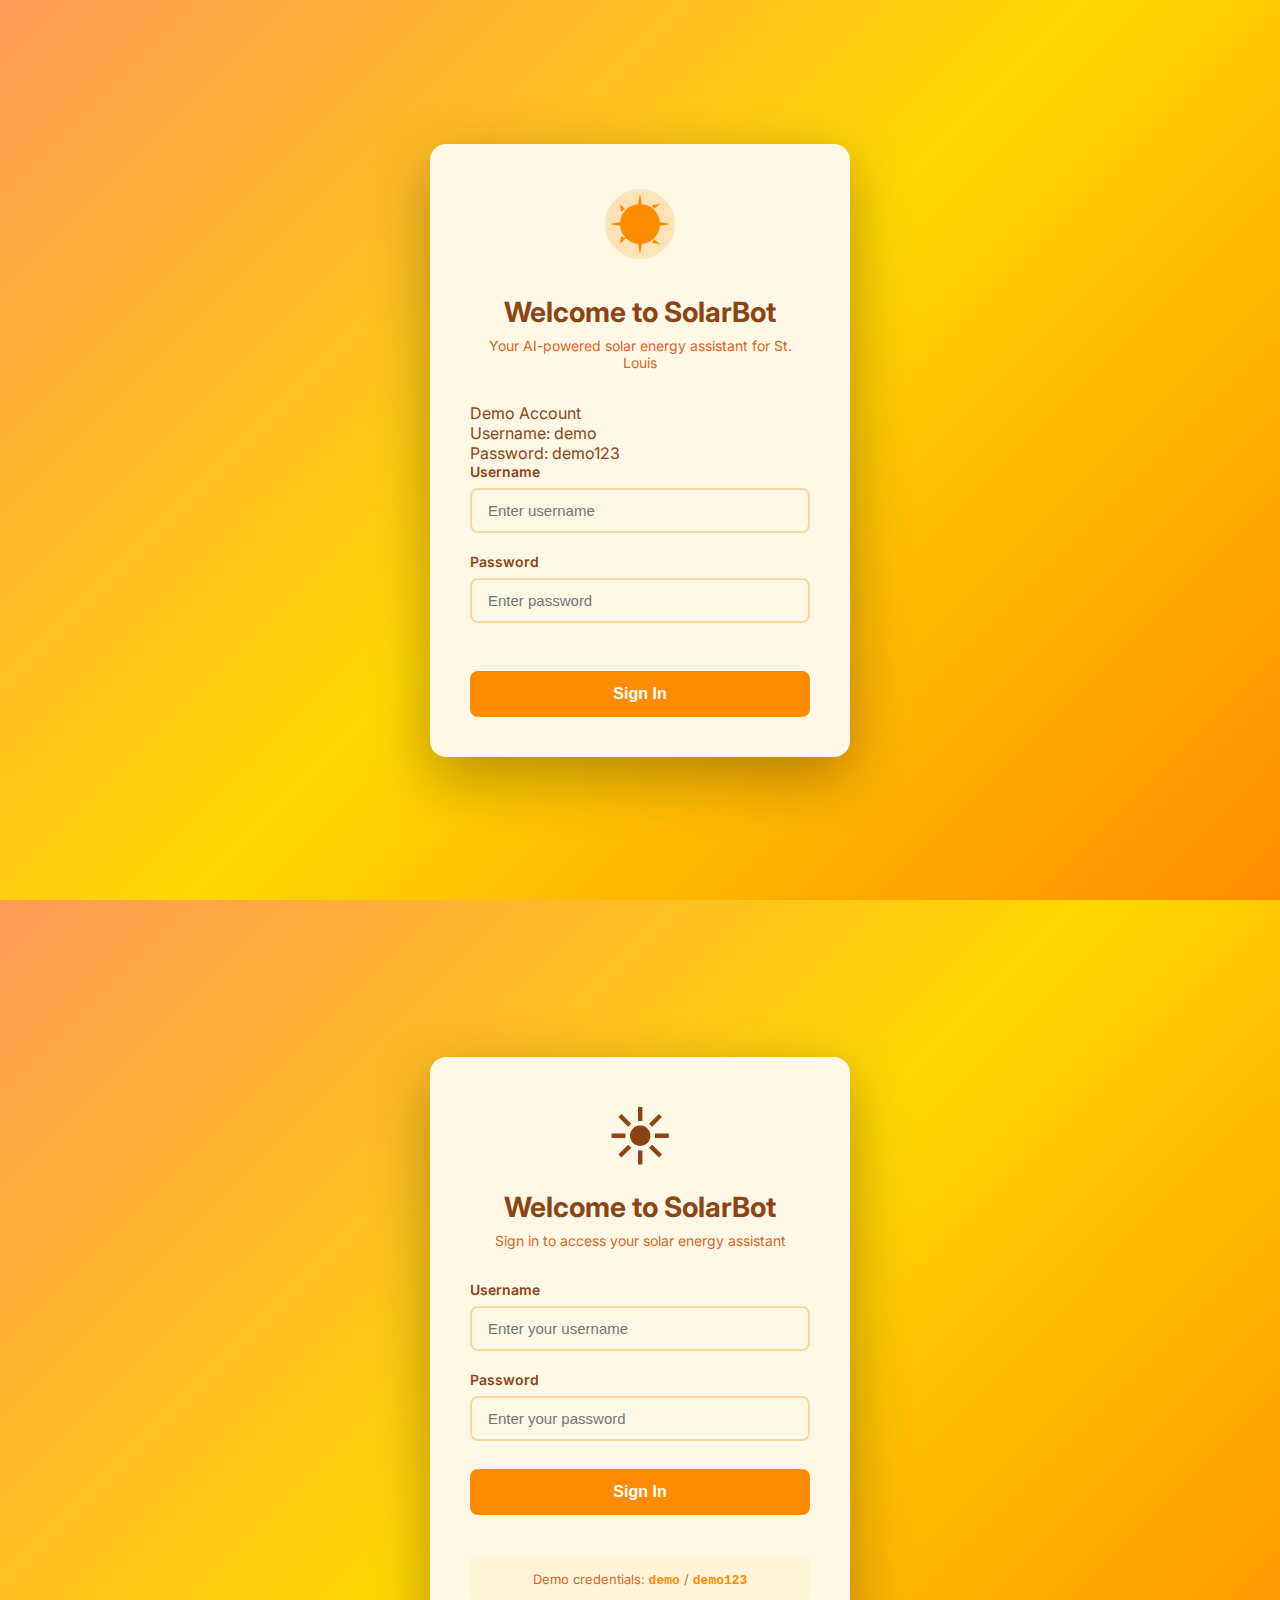
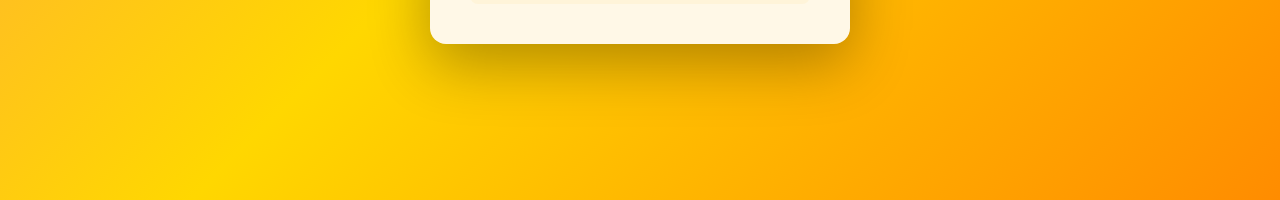
<file: index.html>
<!DOCTYPE html>
<html lang="en">
<head>
    <meta charset="UTF-8">
    <meta name="viewport" content="width=device-width, initial-scale=1.0">
    <title>SolarBot - Your Solar Energy Assistant</title>
    <link href="https://fonts.googleapis.com/css2?family=Inter:wght@400;500;600;700&display=swap" rel="stylesheet">
    <link rel="stylesheet" href="style.css">
</head>
<body>
    <!-- Login Screen -->
    <div class="login-container" id="loginContainer">
        <div class="login-box">
            <div class="login-header">
                <div class="login-logo">
                    <svg width="80" height="80" viewBox="0 0 80 80" fill="none" xmlns="http://www.w3.org/2000/svg">
                        <circle cx="40" cy="40" r="35" fill="#ff8c00" opacity="0.2"/>
                        <circle cx="40" cy="40" r="20" fill="#ff8c00"/>
                        <path d="M40 10L43 25L40 20L37 25L40 10Z" fill="#ff8c00"/>
                        <path d="M70 40L55 43L60 40L55 37L70 40Z" fill="#ff8c00"/>
                        <path d="M40 70L37 55L40 60L43 55L40 70Z" fill="#ff8c00"/>
                        <path d="M10 40L25 37L20 40L25 43L10 40Z" fill="#ff8c00"/>
                        <path d="M60 20L50 28L54 25L52 21L60 20Z" fill="#ff8c00"/>
                        <path d="M60 60L52 59L54 55L50 52L60 60Z" fill="#ff8c00"/>
                        <path d="M20 60L28 52L25 54L21 52L20 60Z" fill="#ff8c00"/>
                        <path d="M20 20L21 28L25 25L28 28L20 20Z" fill="#ff8c00"/>
                    </svg>
                </div>
                <h1>Welcome to SolarBot</h1>
                <p>Your AI-powered solar energy assistant for St. Louis</p>
            </div>
            
            <div class="demo-credentials">
                <div class="demo-title">Demo Account</div>
                <div class="demo-info">
                    <div class="demo-row">
                        <span class="demo-label">Username:</span>
                        <span class="demo-value">demo</span>
                    </div>
                    <div class="demo-row">
                        <span class="demo-label">Password:</span>
                        <span class="demo-value">demo123</span>
                    </div>
                </div>
            </div>
            
            <form class="login-form" id="loginForm">
                <div class="form-group">
                    <label for="username">Username</label>
                    <input type="text" id="username" placeholder="Enter username" required autocomplete="username">
                </div>
                <div class="form-group">
                    <label for="password">Password</label>
                    <input type="password" id="password" placeholder="Enter password" required autocomplete="current-password">
                </div>
                <div class="error-message" id="errorMessage"></div>
                <button type="submit" class="login-btn" id="loginBtn">
                    <span id="btnText">Sign In</span>
                    <span id="btnLoader" class="loader" style="display: none;"></span>
                </button>
            </form>
        </div>
    </div>

    <!-- Main App (Hidden until login) -->
    <div class="app-container" id="appContainer" style="display: none;">
        <!-- Sidebar -->
        <div class="sidebar" id="sidebar">
            <div class="sidebar-header">
                <button class="new-chat-btn" onclick="createNewChat()">
                    <span>+</span>
                    <span>New chat</span>
                </button>
            </div>
            <div class="sidebar-section">
                <div class="section-title">Chat History</div>
                <div class="chat-history" id="chatHistory">
                    <!-- Chat history items will be inserted here -->
                </div>
            </div>
            <div class="sidebar-footer">
                <div class="user-info">
                    <span class="user-icon">👤</span>
                    <span id="currentUser">User</span>
                </div>
            </div>
        </div>

        <!-- Main Content -->
        <div class="main-content">
            <!-- Header -->
            <div class="header">
                <div class="header-left">
                    <button class="menu-toggle" onclick="toggleSidebar()" id="menuToggle">☰</button>
                    <span class="header-title">SolarBot</span>
                </div>
                <div class="header-right">
                    <button class="icon-btn" onclick="toggleMenuDropdown()" title="Menu">⋮</button>
                    <button class="theme-toggle" onclick="toggleTheme()" id="themeToggle">🌙</button>
                </div>
            </div>

            <!-- Dropdown Menu -->
            <div class="menu-dropdown" id="menuDropdown">
                <button class="dropdown-item" onclick="showWeather(); closeMenuDropdown()">
                    Solar Weather
                </button>
                <button class="dropdown-item" onclick="showCalculator(); closeMenuDropdown()">
                    Calculator
                </button>
                <button class="dropdown-item" onclick="openContactForm(); closeMenuDropdown()">
                    Contact Us
                </button>
                <button class="dropdown-item" onclick="exportChat(); closeMenuDropdown()">
                    Export Chat
                </button>
                <button class="dropdown-item" onclick="deleteCurrentChat(); closeMenuDropdown()">
                    Delete Chat
                </button>
                <button class="dropdown-item" onclick="handleLogout(); closeMenuDropdown()">
                    Logout
                </button>
            </div>

            <!-- Chat Area -->
            <div class="chat-wrapper" id="chatWrapper">
                <!-- Motivational Banner -->
                <div class="motivational-banner" id="motivationalBanner">
                    <div class="banner-icon">💡</div>
                    <div class="banner-content">
                        <div class="banner-text" id="bannerText">Loading...</div>
                    </div>
                    <button class="banner-close" onclick="closeBanner()">×</button>
                </div>
                
                <div class="chat-container" id="chatContainer">
                    <div class="message bot">
                        <div class="message-wrapper">
                            <div class="avatar">S</div>
                            <div class="message-content">
                                Hello! I'm SolarBot, your AI-powered solar energy assistant. I can help you understand solar panels, calculate potential savings, schedule appointments, and answer all your renewable energy questions. How can I help you today?
                            </div>
                        </div>
                    </div>
                </div>
                <button class="scroll-bottom" id="scrollBottom" onclick="scrollToBottom()">↓</button>
            </div>

            <!-- Suggestions -->
            <div class="suggestions" id="suggestionsContainer">
                <button class="suggestion-btn" onclick="sendSuggestion('Why should I get solar panels?')">Why solar?</button>
                <button class="suggestion-btn" onclick="sendSuggestion('How much do solar panels cost?')">Costs</button>
                <button class="suggestion-btn" onclick="sendSuggestion('Schedule a consultation')">Book appointment</button>
                <button class="suggestion-btn" onclick="showCalculator()">Calculate savings</button>
            </div>

            <!-- Input Area -->
            <div class="input-wrapper">
                <div class="input-container">
                    <div class="input-box">
                        <input type="text" id="userInput" placeholder="Message SolarBot..." onkeypress="handleKeyPress(event)" maxlength="500">
                    </div>
                    <div class="input-actions">
                        <button class="voice-btn" id="voiceBtn" onclick="toggleVoice()" title="Voice input">🎤</button>
                        <button id="sendBtn" onclick="sendMessage()">➤</button>
                    </div>
                </div>
            </div>
        </div>
    </div>

    <script src="script.js"></script>
</body>
</html><!DOCTYPE html>
<html lang="en">
<head>
    <meta charset="UTF-8">
    <meta name="viewport" content="width=device-width, initial-scale=1.0">
    <title>SolarBot - Your Solar Energy Assistant</title>
    <link href="https://fonts.googleapis.com/css2?family=Inter:wght@400;500;600;700&display=swap" rel="stylesheet">
    <link rel="stylesheet" href="style.css">
</head>
<body>
    <!-- Login Screen -->
    <div class="login-container" id="loginContainer">
        <div class="login-box">
            <div class="login-header">
                <div class="login-logo">☀</div>
                <h1>Welcome to SolarBot</h1>
                <p>Sign in to access your solar energy assistant</p>
            </div>
            <form class="login-form" id="loginForm" onsubmit="handleLogin(event)">
                <div class="form-group">
                    <label for="username">Username</label>
                    <input type="text" id="username" placeholder="Enter your username" required autocomplete="username">
                </div>
                <div class="form-group">
                    <label for="password">Password</label>
                    <input type="password" id="password" placeholder="Enter your password" required autocomplete="current-password">
                </div>
                <button type="submit" class="login-btn">Sign In</button>
                <div class="login-footer">
                    <p>Demo credentials: <strong>demo</strong> / <strong>demo123</strong></p>
                </div>
            </form>
        </div>
    </div>

    <!-- Main App (Hidden until login) -->
    <div class="app-container" id="appContainer" style="display: none;">
        <!-- Sidebar -->
        <div class="sidebar" id="sidebar">
            <div class="sidebar-header">
                <button class="new-chat-btn" onclick="createNewChat()">
                    <span>+</span>
                    <span>New chat</span>
                </button>
            </div>
            <div class="sidebar-section">
                <div class="section-title">Chat History</div>
                <div class="chat-history" id="chatHistory">
                    <!-- Chat history items will be inserted here -->
                </div>
            </div>
            <div class="sidebar-footer">
                <div class="user-info">
                    <span class="user-icon">👤</span>
                    <span id="currentUser">User</span>
                </div>
            </div>
        </div>

        <!-- Main Content -->
        <div class="main-content">
            <!-- Header -->
            <div class="header">
                <div class="header-left">
                    <button class="menu-toggle" onclick="toggleSidebar()" id="menuToggle">☰</button>
                    <span class="header-title">SolarBot</span>
                </div>
                <div class="header-right">
                    <button class="icon-btn" onclick="toggleMenuDropdown()" title="Menu">⋮</button>
                    <button class="theme-toggle" onclick="toggleTheme()" id="themeToggle">🌙</button>
                </div>
            </div>

            <!-- Dropdown Menu -->
            <div class="menu-dropdown" id="menuDropdown">
                <button class="dropdown-item" onclick="showWeather(); closeMenuDropdown()">
                    Solar Weather
                </button>
                <button class="dropdown-item" onclick="showCalculator(); closeMenuDropdown()">
                    Calculator
                </button>
                <button class="dropdown-item" onclick="openContactForm(); closeMenuDropdown()">
                    Contact Us
                </button>
                <button class="dropdown-item" onclick="exportChat(); closeMenuDropdown()">
                    Export Chat
                </button>
                <button class="dropdown-item" onclick="deleteCurrentChat(); closeMenuDropdown()">
                    Delete Chat
                </button>
                <button class="dropdown-item" onclick="handleLogout(); closeMenuDropdown()">
                    Logout
                </button>
            </div>

            <!-- Chat Area -->
            <div class="chat-wrapper" id="chatWrapper">
                <!-- Motivational Banner -->
                <div class="motivational-banner" id="motivationalBanner">
                    <div class="banner-icon">💡</div>
                    <div class="banner-content">
                        <div class="banner-text" id="bannerText">Loading...</div>
                    </div>
                    <button class="banner-close" onclick="closeBanner()">×</button>
                </div>
                
                <div class="chat-container" id="chatContainer">
                    <div class="message bot">
                        <div class="message-wrapper">
                            <div class="avatar">S</div>
                            <div class="message-content">
                                Hello! I'm SolarBot, your AI-powered solar energy assistant. I can help you understand solar panels, calculate potential savings, schedule appointments, and answer all your renewable energy questions. How can I help you today?
                            </div>
                        </div>
                    </div>
                </div>
                <button class="scroll-bottom" id="scrollBottom" onclick="scrollToBottom()">↓</button>
            </div>

            <!-- Suggestions -->
            <div class="suggestions" id="suggestionsContainer">
                <button class="suggestion-btn" onclick="sendSuggestion('Why should I get solar panels?')">Why solar?</button>
                <button class="suggestion-btn" onclick="sendSuggestion('How much do solar panels cost?')">Costs</button>
                <button class="suggestion-btn" onclick="sendSuggestion('Schedule a consultation')">Book appointment</button>
                <button class="suggestion-btn" onclick="showCalculator()">Calculate savings</button>
            </div>

            <!-- Input Area -->
            <div class="input-wrapper">
                <div class="input-container">
                    <div class="input-box">
                        <input type="text" id="userInput" placeholder="Message SolarBot..." onkeypress="handleKeyPress(event)" maxlength="500">
                    </div>
                    <div class="input-actions">
                        <button class="voice-btn" id="voiceBtn" onclick="toggleVoice()" title="Voice input">🎤</button>
                        <button id="sendBtn" onclick="sendMessage()">➤</button>
                    </div>
                </div>
            </div>
        </div>
    </div>

    <script src="script.js"></script>
</body>
</html>
</file>
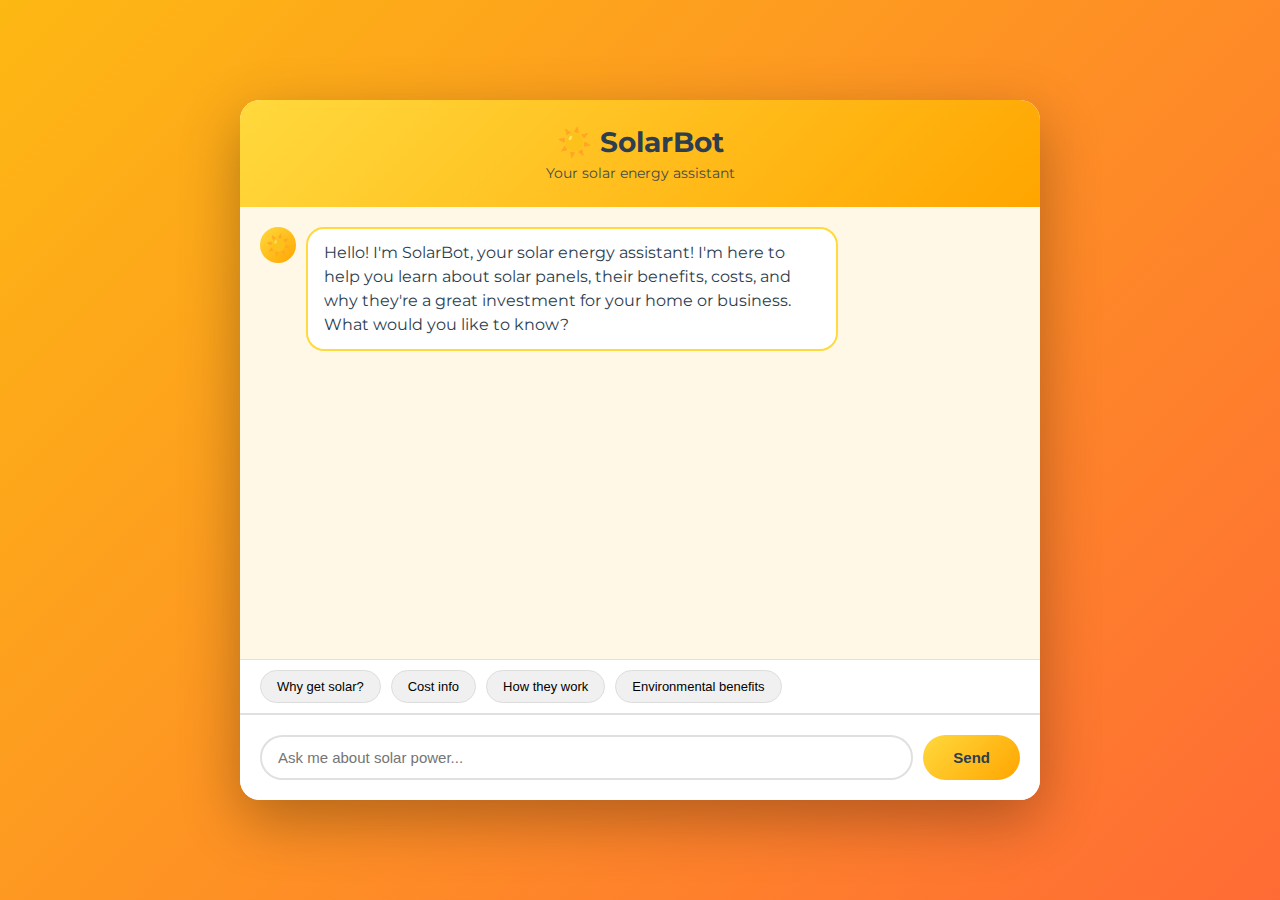
<file: solar_chatbot.html>
<!DOCTYPE html>
<html lang="en">
<head>
    <meta charset="UTF-8">
    <meta name="viewport" content="width=device-width, initial-scale=1.0">
    <title>SolarBot - Your Solar Energy Assistant</title>
    <link href="https://fonts.googleapis.com/css2?family=Montserrat:wght@400;600;700&display=swap" rel="stylesheet">
    <style>
        * {
            margin: 0;
            padding: 0;
            box-sizing: border-box;
        }

        body {
            font-family: 'Montserrat', sans-serif;
            background: linear-gradient(135deg, #FDB813 0%, #FF6B35 100%);
            min-height: 100vh;
            display: flex;
            justify-content: center;
            align-items: center;
            padding: 20px;
        }

        .container {
            width: 100%;
            max-width: 800px;
            background: white;
            border-radius: 20px;
            box-shadow: 0 20px 60px rgba(0,0,0,0.3);
            overflow: hidden;
            display: flex;
            flex-direction: column;
            height: 90vh;
            max-height: 700px;
        }

        .header {
            background: linear-gradient(135deg, #FFD93D 0%, #FFA500 100%);
            padding: 25px;
            text-align: center;
            color: #2C3E50;
        }

        .header h1 {
            font-size: 28px;
            margin-bottom: 5px;
            display: flex;
            align-items: center;
            justify-content: center;
            gap: 10px;
        }

        .header p {
            font-size: 14px;
            opacity: 0.9;
        }

        .chat-container {
            flex: 1;
            overflow-y: auto;
            padding: 20px;
            background: #FFF8E7;
        }

        .message {
            margin-bottom: 20px;
            display: flex;
            gap: 10px;
            animation: fadeIn 0.3s ease-in;
        }

        @keyframes fadeIn {
            from { opacity: 0; transform: translateY(10px); }
            to { opacity: 1; transform: translateY(0); }
        }

        .message.bot {
            justify-content: flex-start;
        }

        .message.user {
            justify-content: flex-end;
        }

        .message-content {
            max-width: 70%;
            padding: 12px 16px;
            border-radius: 18px;
            line-height: 1.5;
        }

        .message.bot .message-content {
            background: white;
            border: 2px solid #FFD93D;
            color: #2C3E50;
        }

        .message.user .message-content {
            background: linear-gradient(135deg, #FFA500 0%, #FF8C00 100%);
            color: white;
        }

        .avatar {
            width: 36px;
            height: 36px;
            border-radius: 50%;
            display: flex;
            align-items: center;
            justify-content: center;
            font-size: 20px;
            flex-shrink: 0;
        }

        .bot .avatar {
            background: linear-gradient(135deg, #FFD93D 0%, #FFA500 100%);
        }

        .user .avatar {
            background: linear-gradient(135deg, #FF8C00 0%, #FF6B35 100%);
        }

        .input-container {
            padding: 20px;
            background: white;
            border-top: 2px solid #e0e0e0;
            display: flex;
            gap: 10px;
        }

        #userInput {
            flex: 1;
            padding: 12px 16px;
            border: 2px solid #e0e0e0;
            border-radius: 25px;
            font-size: 15px;
            outline: none;
            transition: border-color 0.3s;
        }

        #userInput:focus {
            border-color: #FFA500;
        }

        #sendBtn {
            padding: 12px 30px;
            background: linear-gradient(135deg, #FFD93D 0%, #FFA500 100%);
            color: #2C3E50;
            border: none;
            border-radius: 25px;
            cursor: pointer;
            font-size: 15px;
            font-weight: 600;
            transition: transform 0.2s, box-shadow 0.2s;
        }

        #sendBtn:hover:not(:disabled) {
            transform: translateY(-2px);
            box-shadow: 0 5px 15px rgba(255, 165, 0, 0.4);
        }

        #sendBtn:active:not(:disabled) {
            transform: translateY(0);
        }

        #sendBtn:disabled {
            opacity: 0.6;
            cursor: not-allowed;
        }

        .suggestions {
            padding: 10px 20px;
            background: white;
            border-top: 1px solid #e0e0e0;
            display: flex;
            gap: 10px;
            flex-wrap: wrap;
        }

        .suggestion-btn {
            padding: 8px 16px;
            background: #f0f0f0;
            border: 1px solid #ddd;
            border-radius: 20px;
            cursor: pointer;
            font-size: 13px;
            transition: all 0.2s;
        }

        .suggestion-btn:hover {
            background: #FFA500;
            color: white;
            border-color: #FFA500;
        }

        .typing-indicator {
            display: none;
            align-items: center;
            gap: 10px;
            margin-bottom: 20px;
        }

        .typing-indicator.active {
            display: flex;
        }

        .typing-dots {
            display: flex;
            gap: 4px;
            padding: 12px 16px;
            background: white;
            border: 2px solid #e0e0e0;
            border-radius: 18px;
        }

        .typing-dots span {
            width: 8px;
            height: 8px;
            background: #FFA500;
            border-radius: 50%;
            animation: typing 1.4s infinite;
        }

        .typing-dots span:nth-child(2) {
            animation-delay: 0.2s;
        }

        .typing-dots span:nth-child(3) {
            animation-delay: 0.4s;
        }

        @keyframes typing {
            0%, 60%, 100% { transform: translateY(0); }
            30% { transform: translateY(-10px); }
        }
    </style>
</head>
<body>
    <div class="container">
        <div class="header">
            <h1>☀️ SolarBot</h1>
            <p>Your solar energy assistant</p>
        </div>

        <div class="chat-container" id="chatContainer">
            <div class="message bot">
                <div class="avatar">☀️</div>
                <div class="message-content">
                    Hello! I'm SolarBot, your solar energy assistant! I'm here to help you learn about solar panels, their benefits, costs, and why they're a great investment for your home or business. What would you like to know?
                </div>
            </div>
        </div>

        <div class="suggestions">
            <button class="suggestion-btn" onclick="sendSuggestion('Why should I get solar panels?')">Why get solar?</button>
            <button class="suggestion-btn" onclick="sendSuggestion('How much do solar panels cost?')">Cost info</button>
            <button class="suggestion-btn" onclick="sendSuggestion('How do solar panels work?')">How they work</button>
            <button class="suggestion-btn" onclick="sendSuggestion('What are the environmental benefits?')">Environmental benefits</button>
        </div>

        <div class="input-container">
            <input type="text" id="userInput" placeholder="Ask me about solar power..." onkeypress="handleKeyPress(event)">
            <button id="sendBtn" onclick="sendMessage()">Send</button>
        </div>
    </div>

    <script>
        function getResponse(userMessage) {
            const msg = userMessage.toLowerCase();
            
            // Greetings
            if (/(^|\s)(hi|hello|hey|greetings|good morning|good afternoon|good evening)($|\s|!)/i.test(msg)) {
                const greetings = [
                    "Hello! Great to meet you! I'm SolarBot, and I'm passionate about helping people understand solar energy. Solar panels are one of the best investments you can make - they save money, increase property value, and help our planet. What would you like to know about solar?",
                    "Hey there! Thanks for chatting with me! I specialize in solar energy and I'd love to help you understand why solar panels are such a smart choice. They offer incredible financial savings and environmental benefits. What interests you most about solar power?",
                    "Hi! Welcome! I'm excited to share information about solar energy with you. Going solar is easier and more affordable than ever, with amazing long-term benefits. What questions do you have about solar panels?"
                ];
                return greetings[Math.floor(Math.random() * greetings.length)];
            }
            
            // Benefits and "why" questions
            if (/why|benefit|advantage|should i|worth it|good idea|pros/i.test(msg)) {
                const benefits = [
                    "Solar panels offer incredible benefits! Financially, most homeowners save $20,000-$75,000 over 25 years, with systems paying for themselves in 6-10 years. Your home value increases by 3-4%, and you'll enjoy energy independence. Environmentally, you're directly fighting climate change - a typical system offsets 3-4 tons of CO2 annually, equivalent to planting 100 trees each year! Plus, with current 30% federal tax credits, there's never been a better time to go solar.",
                    "Great question! The advantages of solar are substantial. You'll dramatically reduce or eliminate your electricity bills, protect yourself from rising energy costs, and increase your property value. Most systems pay for themselves in 6-10 years through savings. Beyond finances, you're making a real environmental impact - preventing tons of carbon emissions and helping create a sustainable future. With incentives and financing options available, going solar is more accessible than ever!",
                    "There are so many reasons to go solar! You'll save thousands on electricity over the system's 25+ year lifespan, lock in low energy costs while rates keep rising, and boost your home's resale value. You gain energy independence and security. Environmentally, you're part of the solution to climate change. Plus, solar technology is proven, reliable, and requires minimal maintenance. With tax credits covering 30% of costs, it's a smart financial and environmental decision!"
                ];
                return benefits[Math.floor(Math.random() * benefits.length)];
            }
            
            // Cost questions
            if (/cost|price|expensive|afford|pay|money|dollar|investment|cheap/i.test(msg)) {
                const costs = [
                    "Great question about costs! A typical residential solar system runs $15,000-$25,000 before incentives. But here's the exciting part: the federal tax credit immediately reduces that by 30%, and many states offer additional rebates! Most homeowners pay an effective cost of $10,500-$17,500. You can finance with $0 down, and monthly payments are often less than your current electric bill. Over 25 years, you'll save $30,000-$75,000 depending on location. The system pays for itself in 6-10 years, then it's pure savings!",
                    "Solar costs have dropped dramatically! The average 6kW system costs around $18,000 before incentives. With the 30% federal tax credit, that drops to about $12,600. Many states offer additional rebates that can reduce costs further. Financing options make solar accessible - you can start with $0 down and have monthly payments lower than your electric bill. You're essentially trading your utility payment for a solar payment that leads to ownership. After 6-10 years, it's paid off and you have free electricity for 15-20+ more years!",
                    "Investing in solar is more affordable than ever! While a complete system costs $15,000-$25,000 upfront, the 30% federal tax credit plus state incentives can cut that in half. Most people finance their system, paying less monthly than their old electric bill. The system typically pays for itself through savings in 6-10 years. After that, you're generating free power! Over the system's 25-30 year life, you'll save $40,000-$100,000 depending on your electricity rates. It's one of the best investments you can make!"
                ];
                return costs[Math.floor(Math.random() * costs.length)];
            }
            
            // How it works
            if (/(how.*work|technology|science|function|panel.*work)/i.test(msg)) {
                const howItWorks = [
                    "Solar panels work through fascinating technology! They contain photovoltaic cells made of silicon that absorb sunlight. When photons from the sun hit these cells, they knock electrons loose, creating an electrical current (DC power). An inverter then converts this to AC power that your home uses. On sunny days, you generate more than you need, and that excess power flows back to the grid, earning you credits with your utility! Even on cloudy days, you're generating power - modern panels are 15-20% efficient in diffuse light.",
                    "The science is really cool! Solar panels use the photovoltaic effect - when light hits semiconductor materials (usually silicon), it frees electrons and creates electric current. Each panel has many cells working together to produce DC electricity. Your inverter converts this to standard AC power for your home. Any excess production gets sent to the grid, and you get credited for it through net metering. The system works automatically - panels generate power whenever there's light, and your inverter manages everything seamlessly!",
                    "Solar technology is elegantly simple! Photovoltaic cells in your panels absorb photons from sunlight. This energy excites electrons in the silicon, causing them to flow and create DC electricity. The inverter converts this to AC power compatible with your home's electrical system. During peak sun hours, you'll generate more than you use - this excess goes to the grid and you earn credits. At night or on cloudy days, you draw from the grid using your banked credits. It's completely automated and requires no interaction from you!"
                ];
                return howItWorks[Math.floor(Math.random() * howItWorks.length)];
            }
            
            // Environmental questions
            if (/environment|climate|carbon|green|clean|planet|earth|eco|sustainable|pollution/i.test(msg)) {
                const environmental = [
                    "The environmental impact of solar is phenomenal! Every year, a typical residential system prevents 3-4 tons of carbon dioxide emissions - that's equivalent to planting 100 trees annually or taking a car off the road. Over 25 years, your system could offset over 100 tons of CO2! Solar produces zero air pollution, uses no water (unlike coal or natural gas plants), and helps combat climate change directly. You're also reducing demand for fossil fuels, which means less mining, drilling, and environmental destruction. Going solar means you're actively creating a cleaner, healthier planet!",
                    "Solar power is one of the best things you can do for the environment! A single home solar system offsets the equivalent of driving 100,000 miles in a gas car over its lifetime. It prevents tons of harmful emissions - CO2, sulfur dioxide, nitrogen oxides - that contribute to smog, acid rain, and climate change. Unlike fossil fuel plants, solar uses no water and creates no toxic waste. You're directly reducing the need for coal and natural gas, helping transition our energy grid to clean, renewable sources. It's personal climate action that really makes a difference!",
                    "The environmental benefits are incredible and immediate! From day one, your solar system starts preventing carbon emissions. Over its lifetime, it'll offset 100+ tons of CO2 - like planting thousands of trees. You're eliminating air and water pollution from your electricity consumption. Solar panels require no fuel, produce no emissions, and use no water during operation. You're helping reduce our dependence on fossil fuels and supporting the growth of renewable energy infrastructure. Every kilowatt-hour you generate is one less from coal or gas. It's powerful environmental action!"
                ];
                return environmental[Math.floor(Math.random() * environmental.length)];
            }
            
            // Savings specific
            if (/sav(e|ing)|bill|electricity cost|reduce.*bill|electric.*bill/i.test(msg)) {
                const savings = [
                    "The savings from solar are substantial and long-lasting! Most homeowners save $1,500-$3,000 annually on electricity bills, depending on their location and energy usage. In high-cost states like California, Hawaii, or Massachusetts, annual savings can exceed $4,000! Over the typical 25-year lifespan, that's $37,500-$100,000 in total savings. Even better, you're protected from rising electricity rates - while your neighbors' bills increase 3-5% yearly, your energy cost stays locked in. Net metering in most states means you can bank excess summer production for winter use!",
                    "Solar delivers impressive financial returns! Average savings range from $10,000-$30,000 over 20 years, but in expensive electricity markets, savings can hit $60,000-$100,000! You're essentially pre-paying for decades of electricity at today's rates, protecting yourself from future rate hikes. Most systems generate a 10-20% annual return on investment. In many areas, solar panels can reduce your monthly electricity costs by 50-90%. That's real money staying in your pocket every month, year after year!",
                    "You'll see real savings from day one! The typical household saves $100-$250 per month on electricity, which adds up to thousands annually. Over the system's life, you're looking at $40,000-$80,000 in savings for most homeowners. In sunny states with high electricity costs, savings can exceed $100,000! Plus, you're insulated from utility rate increases that typically rise 3-5% per year. Your solar payment (if financed) stays the same, and once paid off, your electricity is essentially free for another 10-15 years!"
                ];
                return savings[Math.floor(Math.random() * savings.length)];
            }
            
            // Installation
            if (/install|setup|process|long.*take|how.*installed|timeline/i.test(msg)) {
                const installation = [
                    "The installation process is surprisingly smooth and quick! After choosing your installer, they'll design a custom system for your roof, which usually takes about a week. Then comes permitting, which takes 2-6 weeks depending on your local government. The actual installation is amazingly fast - just 1-3 days! Professional installers mount the panels, connect the inverter and electrical systems, and test everything. After installation, there's a final inspection and utility approval, which takes another 2-4 weeks. From contract signing to generating power, most homeowners are up and running within 2-3 months!",
                    "Installing solar is easier than most people think! The process starts with a site assessment and custom design (1 week). Your installer handles all permit applications - this bureaucratic step takes 2-6 weeks but requires nothing from you. When permits arrive, installation happens fast - typically 1-3 days for a residential system. Crews work efficiently, mounting panels, wiring systems, and installing your inverter. After a quick inspection and utility interconnection approval (2-4 weeks), you flip the switch! The whole journey is usually 2-3 months, and your installer manages everything.",
                    "From decision to solar power, here's the timeline: First, free consultations and system design (1 week). Then permitting - your installer submits all paperwork to local authorities (2-6 weeks). Installation day arrives and takes just 1-3 days - teams mount panels, install inverters, connect everything, and test the system. You'll barely notice them! Finally, inspection and grid connection approval (2-4 weeks). Most systems are generating power within 60-90 days of signing. Your installer coordinates everything, so it's hassle-free for you!"
                ];
                return installation[Math.floor(Math.random() * installation.length)];
            }
            
            // Maintenance
            if (/maintain|maintenance|care|clean|upkeep|last|durable|lifespan/i.test(msg)) {
                const maintenance = [
                    "Solar panels are incredibly low-maintenance! They have no moving parts, so there's very little that can break or wear out. Rain naturally keeps them clean in most areas, but if you're in a dusty location, an occasional rinse with a garden hose is all you need. Most manufacturers recommend a professional inspection every 3-5 years, but it's not always necessary. Solar panels are warrantied for 25 years and typically last 30-35 years while maintaining 80-85% efficiency. The inverter may need replacement after 10-15 years (cost: $1,000-$2,000), but that's your only significant maintenance expense. It's truly set-it-and-forget-it!",
                    "Maintenance is minimal - that's one of solar's best features! Panels are built to withstand decades of weather with virtually no attention. They're self-cleaning in most climates thanks to rain. If needed, spray them with water once or twice a year. No chemicals, no scrubbing required. The panels themselves have no moving parts and are extremely durable. Most come with 25-year performance warranties and 10-12 year equipment warranties. They'll keep producing power for 30+ years with efficiency only gradually declining. Besides a possible inverter replacement midway through, maintenance costs are near zero!",
                    "One of solar's biggest advantages is how little maintenance it needs! Panels are designed to sit on your roof for decades with minimal intervention. They're weatherproof, durable, and self-sufficient. Occasional rain keeps them clean - dust and debris wash right off. If you live in a very dusty area, hosing them down 1-2 times a year maintains peak performance. No chemicals, no special equipment needed. The panels have 25-30 year lifespans, and inverters last 10-15 years. Total maintenance costs over the system's life are usually under $2,000. It's hands-off solar power!"
                ];
                return maintenance[Math.floor(Math.random() * maintenance.length)];
            }

            // Weather/cloudy concerns
            if (/cloud|rain|weather|winter|shade|snow|night/i.test(msg)) {
                const weather = [
                    "Solar panels work great in various weather conditions! While they're most efficient in direct sunlight, they still generate power on cloudy days - typically 10-25% of peak output. Modern panels are designed to capture diffuse light effectively. Rain actually helps by cleaning your panels naturally! In winter, panels can be more efficient because they work better in cold temperatures (though shorter days mean less total production). Snow usually slides right off tilted panels, or melts quickly since panels generate heat. Even in cloudy cities like Seattle, solar makes great financial sense!",
                    "Don't let clouds worry you! Solar panels generate electricity whenever there's daylight, not just direct sun. On overcast days, you'll still produce 10-25% of your peak capacity - that's more than enough to offset your usage. Annual production is what matters, and sunny days more than compensate for cloudy ones. Rain is actually beneficial, keeping panels clean. Snow typically melts quickly or slides off due to the panel angle and heat. At night, you simply draw from the grid using credits earned during the day. The system is designed to work year-round in all weather!",
                    "Weather variations are already factored into solar calculations! Yes, panels produce less on cloudy days (10-25% of peak), but they still generate power. The key is annual production - sunny summer days produce excess power that makes up for winter's shorter days. Rain keeps panels clean and doesn't hurt production. Snow rarely sticks to tilted panels and melts quickly. Even in less sunny regions, solar provides excellent returns. Your installer designs systems based on your local weather patterns, ensuring you get the predicted savings regardless of clouds or rain!"
                ];
                return weather[Math.floor(Math.random() * weather.length)];
            }

            // Roof concerns
            if (/roof|house|home|property|structure|mount/i.test(msg)) {
                const roof = [
                    "Most homes are perfect for solar! During the free assessment, installers evaluate your roof's age, condition, orientation, and shading. South, west, and southwest-facing roofs are ideal, but east-facing works too. Your roof should have 15+ years of remaining life - if it needs replacement soon, it's smart to do that first so you don't have to remove panels later. Solar panels actually protect and extend roof life by shielding shingles from weather! If your roof isn't suitable, ground-mounted systems or community solar are great alternatives. Modern installation works with virtually any roof type!",
                    "Your roof is probably great for solar! Installers check orientation (south is best, but west and east work), condition, and shading during the site assessment. As long as your roof has 15+ years of life left, you're good to go. If replacement is needed soon, doing it before installation makes sense. The great news? Solar panels actually protect your roof from weather damage and can extend its lifespan! Panels work on asphalt shingles, tile, metal - almost any material. If roof mounting isn't ideal, ground systems are an option. Free assessments tell you exactly what will work for your home!",
                    "Solar works on most roofs! What matters is orientation (south/west/east facing), condition (15+ years remaining life), and minimal shading. During the free consultation, professionals evaluate your specific situation. If your roof needs work soon, replacing it before installation saves hassle later. Here's a bonus: panels actually extend roof life by protecting it from sun, rain, and hail! Modern mounting systems work with all common roofing materials. If your roof truly isn't suitable due to shade or orientation, ground-mount systems or community solar programs are excellent alternatives!"
                ];
                return roof[Math.floor(Math.random() * roof.length)];
            }

            // Thank you responses
            if (/thank|thanks|appreciate/i.test(msg)) {
                const thanks = [
                    "You're very welcome! I'm always thrilled to help people discover the benefits of solar energy. Going solar is one of the best decisions you can make for your finances and the environment. Do you have any other questions about solar panels?",
                    "Happy to help! I love talking about solar energy - it's such a smart investment. If you have more questions about costs, installation, or anything else solar-related, just ask!",
                    "My pleasure! Solar energy is my passion, and I'm glad I could help you understand it better. Feel free to ask anything else about solar panels or renewable energy!"
                ];
                return thanks[Math.floor(Math.random() * thanks.length)];
            }

            // Goodbye
            if (/bye|goodbye|see you|gotta go|later/i.test(msg)) {
                const goodbyes = [
                    "Thanks for chatting with me about solar energy! I hope I've helped you understand why solar is such a smart investment. If you have more questions in the future, I'm always here. Have a sunny day! ☀️",
                    "It was great talking with you! I hope you'll consider going solar - it's truly a win-win for your wallet and the planet. Come back anytime you have questions. Take care! ☀️",
                    "Goodbye! Thanks for learning about solar with me. Remember, going solar is easier and more affordable than ever. Feel free to return with any questions. Stay bright! ☀️"
                ];
                return goodbyes[Math.floor(Math.random() * goodbyes.length)];
            }

            // Default response - gentle redirect
            const redirects = [
                "That's an interesting topic! While I enjoy chatting about various subjects, my real expertise is in solar energy. I'd love to help you understand how solar panels could benefit you! Are you considering solar for your home, or just curious about the technology? I can explain costs, savings, installation, or any other aspect!",
                "I appreciate the question! Though my specialty is solar energy, I'm happy to chat briefly. Speaking of which, have you thought about whether solar panels might be right for your situation? I can help you understand the financial benefits, environmental impact, and the simple installation process!",
                "Interesting! While I'm most knowledgeable about solar energy and renewable power, I don't mind a bit of casual conversation. Since you're here though, can I share why solar panels are such a great investment? They've dropped dramatically in price, offer amazing returns, and help fight climate change. What would you like to know?",
                "That's a good question! I'm primarily focused on helping people understand solar energy, but I'm always happy to have a friendly chat. Is there anything about solar panels you're curious about? I can explain how they work, what they cost, how much you'd save, or anything else solar-related!",
                "Thanks for asking! While that's a bit outside my solar expertise, I'm here to help with a friendly conversation. Since we're chatting, have you ever considered solar panels? They're more affordable than most people think, and the savings can be substantial. Want to learn more about them?"
            ];

            return redirects[Math.floor(Math.random() * redirects.length)];
        }

        function addMessage(content, isUser) {
            const chatContainer = document.getElementById('chatContainer');
            const messageDiv = document.createElement('div');
            messageDiv.className = `message ${isUser ? 'user' : 'bot'}`;
            
            const avatar = document.createElement('div');
            avatar.className = 'avatar';
            avatar.textContent = isUser ? '👤' : '☀️';
            
            const messageContent = document.createElement('div');
            messageContent.className = 'message-content';
            messageContent.textContent = content;
            
            if (isUser) {
                messageDiv.appendChild(messageContent);
                messageDiv.appendChild(avatar);
            } else {
                messageDiv.appendChild(avatar);
                messageDiv.appendChild(messageContent);
            }
            
            chatContainer.appendChild(messageDiv);
            chatContainer.scrollTop = chatContainer.scrollHeight;
        }

        function showTypingIndicator() {
            const chatContainer = document.getElementById('chatContainer');
            const typingDiv = document.createElement('div');
            typingDiv.className = 'typing-indicator active';
            typingDiv.id = 'typingIndicator';
            
            const avatar = document.createElement('div');
            avatar.className = 'avatar';
            avatar.textContent = '☀️';
            
            const dotsDiv = document.createElement('div');
            dotsDiv.className = 'typing-dots';
            dotsDiv.innerHTML = '<span></span><span></span><span></span>';
            
            typingDiv.appendChild(avatar);
            typingDiv.appendChild(dotsDiv);
            chatContainer.appendChild(typingDiv);
            chatContainer.scrollTop = chatContainer.scrollHeight;
        }

        function hideTypingIndicator() {
            const indicator = document.getElementById('typingIndicator');
            if (indicator) {
                indicator.remove();
            }
        }

        function sendMessage() {
            const input = document.getElementById('userInput');
            const sendBtn = document.getElementById('sendBtn');
            const message = input.value.trim();
            
            if (message === '') return;
            
            addMessage(message, true);
            input.value = '';
            sendBtn.disabled = true;
            input.disabled = true;
            
            showTypingIndicator();
            
            setTimeout(() => {
                const response = getResponse(message);
                hideTypingIndicator();
                addMessage(response, false);
                
                sendBtn.disabled = false;
                input.disabled = false;
                input.focus();
            }, 800);
        }

        function sendSuggestion(text) {
            document.getElementById('userInput').value = text;
            sendMessage();
        }

        function handleKeyPress(event) {
            if (event.key === 'Enter' && !event.shiftKey) {
                event.preventDefault();
                sendMessage();
            }
        }
    </script>
</body>
</html>
</file>
<file: style.css>
* {
    margin: 0;
    padding: 0;
    box-sizing: border-box;
}

:root {
    --bg-color: #fff8e7;
    --sidebar-bg: #ffe4b5;
    --chat-bg: #fff8e7;
    --text-primary: #8b4513;
    --text-secondary: #d2691e;
    --border-color: #ffd699;
    --user-msg-bg: #ffe4b5;
    --bot-msg-bg: #fff4d9;
    --hover-bg: #ffd699;
    --input-bg: #fff4d9;
    --input-border: #ffd699;
    --button-primary: #ff8c00;
    --button-hover: #ff7700;
}

body.dark-theme {
    --bg-color: #343541;
    --sidebar-bg: #202123;
    --chat-bg: #343541;
    --text-primary: #ececf1;
    --text-secondary: #c5c5d2;
    --border-color: #4d4d4f;
    --user-msg-bg: #343541;
    --bot-msg-bg: #444654;
    --hover-bg: #2a2b32;
    --input-bg: #40414f;
    --input-border: transparent;
    --button-primary: #10a37f;
    --button-hover: #0d8f6d;
}

body {
    font-family: 'Inter', -apple-system, BlinkMacSystemFont, 'Segoe UI', sans-serif;
    background: var(--bg-color);
    color: var(--text-primary);
    transition: background 0.2s ease;
    height: 100vh;
    overflow: hidden;
}

/* Login Screen */
.login-container {
    display: flex;
    align-items: center;
    justify-content: center;
    min-height: 100vh;
    background: linear-gradient(135deg, #ff9a56 0%, #ffd700 50%, #ff8c00 100%);
    padding: 20px;
}

.login-box {
    background: var(--bg-color);
    border-radius: 16px;
    padding: 40px;
    width: 100%;
    max-width: 420px;
    box-shadow: 0 20px 60px rgba(0, 0, 0, 0.3);
    animation: fadeInUp 0.5s ease;
}

.login-header {
    text-align: center;
    margin-bottom: 32px;
}

.login-logo {
    font-size: 64px;
    margin-bottom: 16px;
    animation: pulse 2s infinite;
}

.login-header h1 {
    font-size: 28px;
    font-weight: 700;
    color: var(--text-primary);
    margin-bottom: 8px;
}

.login-header p {
    font-size: 14px;
    color: var(--text-secondary);
}

.login-form {
    display: flex;
    flex-direction: column;
    gap: 20px;
}

.form-group {
    display: flex;
    flex-direction: column;
    gap: 8px;
}

.form-group label {
    font-size: 14px;
    font-weight: 600;
    color: var(--text-primary);
}

.form-group input {
    padding: 12px 16px;
    border: 2px solid var(--border-color);
    border-radius: 8px;
    font-size: 15px;
    background: var(--bg-color);
    color: var(--text-primary);
    transition: all 0.2s ease;
}

.form-group input:focus {
    outline: none;
    border-color: var(--button-primary);
    box-shadow: 0 0 0 3px rgba(16, 163, 127, 0.1);
}

.login-btn {
    padding: 14px;
    background: var(--button-primary);
    color: white;
    border: none;
    border-radius: 8px;
    font-size: 16px;
    font-weight: 600;
    cursor: pointer;
    transition: all 0.2s ease;
    margin-top: 8px;
}

.login-btn:hover {
    background: var(--button-hover);
    transform: translateY(-1px);
    box-shadow: 0 4px 12px rgba(16, 163, 127, 0.3);
}

.login-footer {
    margin-top: 20px;
    text-align: center;
    padding: 16px;
    background: var(--input-bg);
    border-radius: 8px;
}

.login-footer p {
    font-size: 13px;
    color: var(--text-secondary);
}

.login-footer strong {
    color: var(--button-primary);
    font-family: monospace;
}

/* App Container */
.app-container {
    display: flex;
    height: 100vh;
    overflow: hidden;
}

/* Sidebar */
.sidebar {
    width: 260px;
    background: var(--sidebar-bg);
    border-right: 1px solid var(--border-color);
    display: flex;
    flex-direction: column;
    transition: all 0.2s ease;
}

.sidebar.collapsed {
    width: 0;
    overflow: hidden;
}

.sidebar-header {
    padding: 12px;
    border-bottom: 1px solid var(--border-color);
}

.new-chat-btn {
    width: 100%;
    padding: 12px;
    background: transparent;
    border: 1px solid var(--border-color);
    border-radius: 8px;
    color: var(--text-primary);
    cursor: pointer;
    display: flex;
    align-items: center;
    gap: 10px;
    font-size: 14px;
    font-weight: 500;
    transition: all 0.2s ease;
}

.new-chat-btn:hover {
    background: var(--hover-bg);
}

.sidebar-section {
    flex: 1;
    overflow-y: auto;
    padding: 12px;
}

.section-title {
    font-size: 12px;
    font-weight: 600;
    color: var(--text-secondary);
    text-transform: uppercase;
    letter-spacing: 0.5px;
    padding: 8px 12px;
    margin-bottom: 4px;
}

.chat-history {
    display: flex;
    flex-direction: column;
    gap: 4px;
}

.chat-history-item {
    padding: 10px 12px;
    background: transparent;
    border: none;
    border-radius: 8px;
    color: var(--text-primary);
    cursor: pointer;
    text-align: left;
    font-size: 14px;
    transition: all 0.2s ease;
    display: flex;
    align-items: center;
    justify-content: space-between;
    gap: 8px;
}

.chat-history-item:hover {
    background: var(--hover-bg);
}

.chat-history-item.active {
    background: var(--hover-bg);
    font-weight: 600;
}

.chat-item-text {
    flex: 1;
    overflow: hidden;
    text-overflow: ellipsis;
    white-space: nowrap;
}

.chat-item-date {
    font-size: 11px;
    color: var(--text-secondary);
}

.chat-delete-btn {
    padding: 4px 8px;
    background: transparent;
    border: none;
    border-radius: 4px;
    cursor: pointer;
    font-size: 14px;
    opacity: 0;
    transition: all 0.2s ease;
}

.chat-history-item:hover .chat-delete-btn {
    opacity: 1;
}

.chat-delete-btn:hover {
    background: rgba(239, 68, 68, 0.1);
}

.sidebar-footer {
    padding: 12px;
    border-top: 1px solid var(--border-color);
}

.user-info {
    display: flex;
    align-items: center;
    gap: 10px;
    padding: 10px 12px;
    background: var(--input-bg);
    border-radius: 8px;
    font-size: 14px;
    font-weight: 500;
    color: var(--text-primary);
}

.user-icon {
    font-size: 16px;
}

/* Main Chat Area */
.main-content {
    flex: 1;
    display: flex;
    flex-direction: column;
    position: relative;
}

/* Header */
.header {
    padding: 12px 16px;
    border-bottom: 1px solid var(--border-color);
    display: flex;
    align-items: center;
    justify-content: space-between;
    background: var(--chat-bg);
}

.header-left {
    display: flex;
    align-items: center;
    gap: 12px;
}

.header-right {
    display: flex;
    align-items: center;
    gap: 8px;
}

.menu-toggle, .icon-btn {
    background: transparent;
    border: none;
    padding: 8px;
    border-radius: 6px;
    cursor: pointer;
    color: var(--text-primary);
    font-size: 20px;
    transition: all 0.2s ease;
}

.menu-toggle:hover, .icon-btn:hover {
    background: var(--hover-bg);
}

.header-title {
    font-size: 16px;
    font-weight: 600;
    color: var(--text-primary);
}

.theme-toggle {
    background: transparent;
    border: none;
    padding: 8px;
    border-radius: 6px;
    cursor: pointer;
    font-size: 20px;
    transition: all 0.2s ease;
}

.theme-toggle:hover {
    background: var(--hover-bg);
}

/* Dropdown Menu */
.menu-dropdown {
    position: absolute;
    top: 60px;
    right: 60px;
    background: var(--bg-color);
    border: 1px solid var(--border-color);
    border-radius: 8px;
    box-shadow: 0 4px 12px rgba(0, 0, 0, 0.15);
    min-width: 180px;
    z-index: 1000;
    display: none;
    animation: fadeIn 0.2s ease;
}

.menu-dropdown.show {
    display: block;
}

.dropdown-item {
    width: 100%;
    padding: 12px 16px;
    background: transparent;
    border: none;
    color: var(--text-primary);
    font-size: 14px;
    text-align: left;
    cursor: pointer;
    transition: all 0.2s ease;
    border-bottom: 1px solid var(--border-color);
}

.dropdown-item:last-child {
    border-bottom: none;
}

.dropdown-item:hover {
    background: var(--hover-bg);
}

.dropdown-item:first-child {
    border-radius: 8px 8px 0 0;
}

.dropdown-item:last-child {
    border-radius: 0 0 8px 8px;
}

/* Chat Container */
.chat-wrapper {
    flex: 1;
    overflow-y: auto;
    scroll-behavior: smooth;
}

.chat-container {
    max-width: 800px;
    margin: 0 auto;
    padding: 24px 16px;
}

.message {
    margin-bottom: 24px;
    display: flex;
    gap: 16px;
    animation: fadeInUp 0.3s ease;
}

.message.user {
    background: var(--user-msg-bg);
    margin: 0 -16px 24px -16px;
    padding: 24px 16px;
}

.message.user .message-wrapper {
    max-width: 800px;
    margin: 0 auto;
    display: flex;
    gap: 16px;
}

.message.bot {
    background: var(--bot-msg-bg);
    margin: 0 -16px 24px -16px;
    padding: 24px 16px;
}

.message.bot .message-wrapper {
    max-width: 800px;
    margin: 0 auto;
    display: flex;
    gap: 16px;
}

.avatar {
    width: 30px;
    height: 30px;
    border-radius: 4px;
    display: flex;
    align-items: center;
    justify-content: center;
    font-size: 18px;
    flex-shrink: 0;
    background: var(--button-primary);
}

.message.user .avatar {
    background: #ff8c00;
}

.message-content {
    flex: 1;
    font-size: 16px;
    line-height: 1.75;
    color: var(--text-primary);
}

/* Typing Indicator */
.typing-indicator {
    display: none;
    margin-bottom: 24px;
}

.typing-indicator.active {
    display: block;
}

.typing-indicator .message-wrapper {
    max-width: 800px;
    margin: 0 auto;
    display: flex;
    gap: 16px;
}

.typing-dots {
    display: flex;
    gap: 4px;
    padding: 8px 0;
}

.typing-dots span {
    width: 8px;
    height: 8px;
    background: var(--text-secondary);
    border-radius: 50%;
    animation: typing 1.4s infinite;
}

.typing-dots span:nth-child(2) {
    animation-delay: 0.2s;
}

.typing-dots span:nth-child(3) {
    animation-delay: 0.4s;
}

/* Input Area */
.input-wrapper {
    padding: 24px 16px;
    background: var(--chat-bg);
    border-top: 1px solid var(--border-color);
}

.input-container {
    max-width: 800px;
    margin: 0 auto;
    position: relative;
}

.input-box {
    background: var(--input-bg);
    border: 1px solid var(--input-border);
    border-radius: 12px;
    padding: 12px 80px 12px 16px;
    display: flex;
    align-items: center;
    gap: 8px;
    box-shadow: 0 0 0 1px transparent;
    transition: all 0.2s ease;
}

.input-box:focus-within {
    box-shadow: 0 0 0 1px var(--button-primary);
}

#userInput {
    flex: 1;
    background: transparent;
    border: none;
    outline: none;
    font-size: 16px;
    color: var(--text-primary);
    resize: none;
    max-height: 200px;
    font-family: inherit;
}

#userInput::placeholder {
    color: var(--text-secondary);
}

.input-actions {
    position: absolute;
    right: 12px;
    top: 50%;
    transform: translateY(-50%);
    display: flex;
    gap: 8px;
}

.voice-btn, #sendBtn {
    background: transparent;
    border: none;
    padding: 8px;
    border-radius: 6px;
    cursor: pointer;
    color: var(--text-secondary);
    font-size: 18px;
    transition: all 0.2s ease;
}

.voice-btn:hover, #sendBtn:hover {
    background: var(--hover-bg);
}

#sendBtn {
    background: var(--button-primary);
    color: white;
}

#sendBtn:hover {
    background: var(--button-hover);
}

#sendBtn:disabled {
    opacity: 0.4;
    cursor: not-allowed;
}

/* Suggestions */
.suggestions {
    max-width: 800px;
    margin: 0 auto 16px auto;
    display: flex;
    gap: 8px;
    flex-wrap: wrap;
    padding: 0 16px;
}

.suggestion-btn {
    padding: 8px 14px;
    background: var(--input-bg);
    border: 1px solid var(--border-color);
    border-radius: 20px;
    cursor: pointer;
    font-size: 14px;
    color: var(--text-primary);
    transition: all 0.2s ease;
}

.suggestion-btn:hover {
    background: var(--hover-bg);
}

/* Calculator */
.calculator-container {
    background: var(--input-bg);
    border: 1px solid var(--border-color);
    border-radius: 12px;
    padding: 20px;
    margin: 16px 0;
}

.calculator-container h3 {
    margin-bottom: 8px;
    color: var(--text-primary);
    font-size: 20px;
}

.calc-subtitle {
    font-size: 14px;
    color: var(--text-secondary);
    margin-bottom: 20px;
    font-style: italic;
}

.calc-input-group {
    margin-bottom: 16px;
}

.calc-input-group label {
    display: block;
    font-size: 14px;
    font-weight: 600;
    margin-bottom: 6px;
    color: var(--text-primary);
}

.calc-input-group input, .calc-input-group select {
    width: 100%;
    padding: 10px 12px;
    border: 1px solid var(--border-color);
    border-radius: 8px;
    font-size: 14px;
    background: var(--chat-bg);
    color: var(--text-primary);
}

.input-hint {
    display: block;
    font-size: 12px;
    color: var(--text-secondary);
    margin-top: 4px;
    font-style: italic;
}

.calc-button {
    width: 100%;
    padding: 12px;
    background: var(--button-primary);
    color: white;
    border: none;
    border-radius: 8px;
    font-size: 15px;
    font-weight: 600;
    cursor: pointer;
    transition: all 0.2s ease;
    margin-top: 10px;
}

.calc-button:hover {
    background: var(--button-hover);
}

.calc-results {
    margin-top: 20px;
    padding: 16px;
    background: var(--chat-bg);
    border-radius: 8px;
    display: none;
    border: 1px solid var(--border-color);
}

.calc-results.show {
    display: block;
    animation: fadeIn 0.3s ease;
}

.result-item {
    margin-bottom: 12px;
    padding: 12px;
    background: var(--input-bg);
    border-radius: 8px;
}

.result-item.highlight {
    background: linear-gradient(135deg, #fff4d9 0%, #ffe4b5 100%);
    border: 2px solid var(--button-primary);
}

.result-highlight {
    margin-bottom: 16px;
    padding: 16px;
    background: linear-gradient(135deg, #fff4d9 0%, #ffe4b5 100%);
    border-radius: 8px;
    text-align: center;
    border: 2px solid var(--button-primary);
}

.result-section-title {
    font-size: 16px;
    font-weight: 700;
    color: var(--text-primary);
    margin: 20px 0 12px 0;
    padding-bottom: 8px;
    border-bottom: 2px solid var(--border-color);
}

.result-label {
    font-size: 13px;
    color: var(--text-secondary);
    margin-bottom: 4px;
    font-weight: 600;
}

.result-value {
    font-size: 18px;
    font-weight: 600;
    color: var(--button-primary);
}

.result-item small {
    display: block;
    font-size: 11px;
    color: var(--text-secondary);
    margin-top: 4px;
}

.result-note {
    margin-top: 16px;
    padding: 12px;
    border-radius: 8px;
    font-size: 13px;
    line-height: 1.5;
}

.result-note.success {
    background: rgba(16, 163, 127, 0.1);
    border: 1px solid rgba(16, 163, 127, 0.3);
    color: #0d8f6d;
}

.result-note.warning {
    background: rgba(255, 140, 0, 0.1);
    border: 1px solid rgba(255, 140, 0, 0.3);
    color: #cc7000;
}

.result-note.info {
    background: rgba(59, 130, 246, 0.1);
    border: 1px solid rgba(59, 130, 246, 0.3);
    color: #2563eb;
}

body.dark-theme .result-note.success {
    background: rgba(16, 163, 127, 0.2);
    color: #10a37f;
}

body.dark-theme .result-note.warning {
    background: rgba(255, 140, 0, 0.2);
    color: #ff8c00;
}

body.dark-theme .result-note.info {
    background: rgba(59, 130, 246, 0.2);
    color: #60a5fa;
}

/* Weather Widget */
.weather-widget {
    background: linear-gradient(135deg, #4facfe 0%, #00f2fe 100%);
    border-radius: 12px;
    padding: 20px;
    margin: 16px 0;
    color: white;
}

.weather-header {
    display: flex;
    align-items: center;
    justify-content: space-between;
    margin-bottom: 16px;
}

.weather-icon {
    font-size: 48px;
}

.weather-temp {
    font-size: 36px;
    font-weight: 700;
}

.weather-location {
    font-size: 14px;
    opacity: 0.9;
    margin-bottom: 8px;
}

.weather-condition {
    font-size: 18px;
    font-weight: 600;
    margin-bottom: 16px;
}

.solar-potential {
    background: rgba(255, 255, 255, 0.2);
    backdrop-filter: blur(10px);
    border-radius: 8px;
    padding: 12px;
    margin-top: 12px;
}

.potential-label {
    font-size: 12px;
    opacity: 0.9;
    margin-bottom: 4px;
}

.potential-value {
    font-size: 24px;
    font-weight: 700;
}

.weather-details {
    display: grid;
    grid-template-columns: repeat(3, 1fr);
    gap: 12px;
    margin-top: 16px;
}

.weather-detail {
    text-align: center;
    background: rgba(255, 255, 255, 0.15);
    backdrop-filter: blur(10px);
    border-radius: 8px;
    padding: 10px;
}

.weather-detail-label {
    font-size: 11px;
    opacity: 0.8;
    margin-bottom: 4px;
}

.weather-detail-value {
    font-size: 16px;
    font-weight: 600;
}

/* Scroll to Bottom */
.scroll-bottom {
    position: absolute;
    bottom: 140px;
    right: 24px;
    width: 40px;
    height: 40px;
    background: var(--input-bg);
    border: 1px solid var(--border-color);
    border-radius: 50%;
    cursor: pointer;
    display: none;
    align-items: center;
    justify-content: center;
    font-size: 20px;
    color: var(--text-primary);
    box-shadow: 0 2px 8px rgba(0, 0, 0, 0.1);
    transition: all 0.2s ease;
    z-index: 10;
}

.scroll-bottom.visible {
    display: flex;
}

.scroll-bottom:hover {
    background: var(--hover-bg);
}

/* Animations */
@keyframes fadeInUp {
    from { 
        opacity: 0; 
        transform: translateY(10px);
    }
    to { 
        opacity: 1; 
        transform: translateY(0);
    }
}

@keyframes fadeIn {
    from { opacity: 0; }
    to { opacity: 1; }
}

@keyframes typing {
    0%, 60%, 100% { transform: translateY(0); }
    30% { transform: translateY(-6px); }
}

@keyframes pulse {
    0%, 100% { transform: scale(1); }
    50% { transform: scale(1.05); }
}

/* Mobile Responsive */
@media (max-width: 768px) {
    .sidebar {
        position: fixed;
        left: 0;
        top: 0;
        height: 100vh;
        z-index: 1000;
        transform: translateX(-100%);
    }

    .sidebar.active {
        transform: translateX(0);
    }

    .sidebar.collapsed {
        width: 260px;
    }

    .message-content {
        font-size: 15px;
    }

    .suggestions {
        padding: 0 8px;
    }

    .scroll-bottom {
        bottom: 120px;
        right: 16px;
    }

    .login-box {
        padding: 30px 20px;
    }
}

/* Toast Notification */
.toast {
    position: fixed;
    bottom: 20px;
    left: 50%;
    transform: translateX(-50%);
    background: var(--text-primary);
    color: var(--bg-color);
    padding: 12px 24px;
    border-radius: 8px;
    font-size: 14px;
    z-index: 10000;
    animation: fadeIn 0.3s ease;
    box-shadow: 0 4px 12px rgba(0,0,0,0.2);
}
</file>
